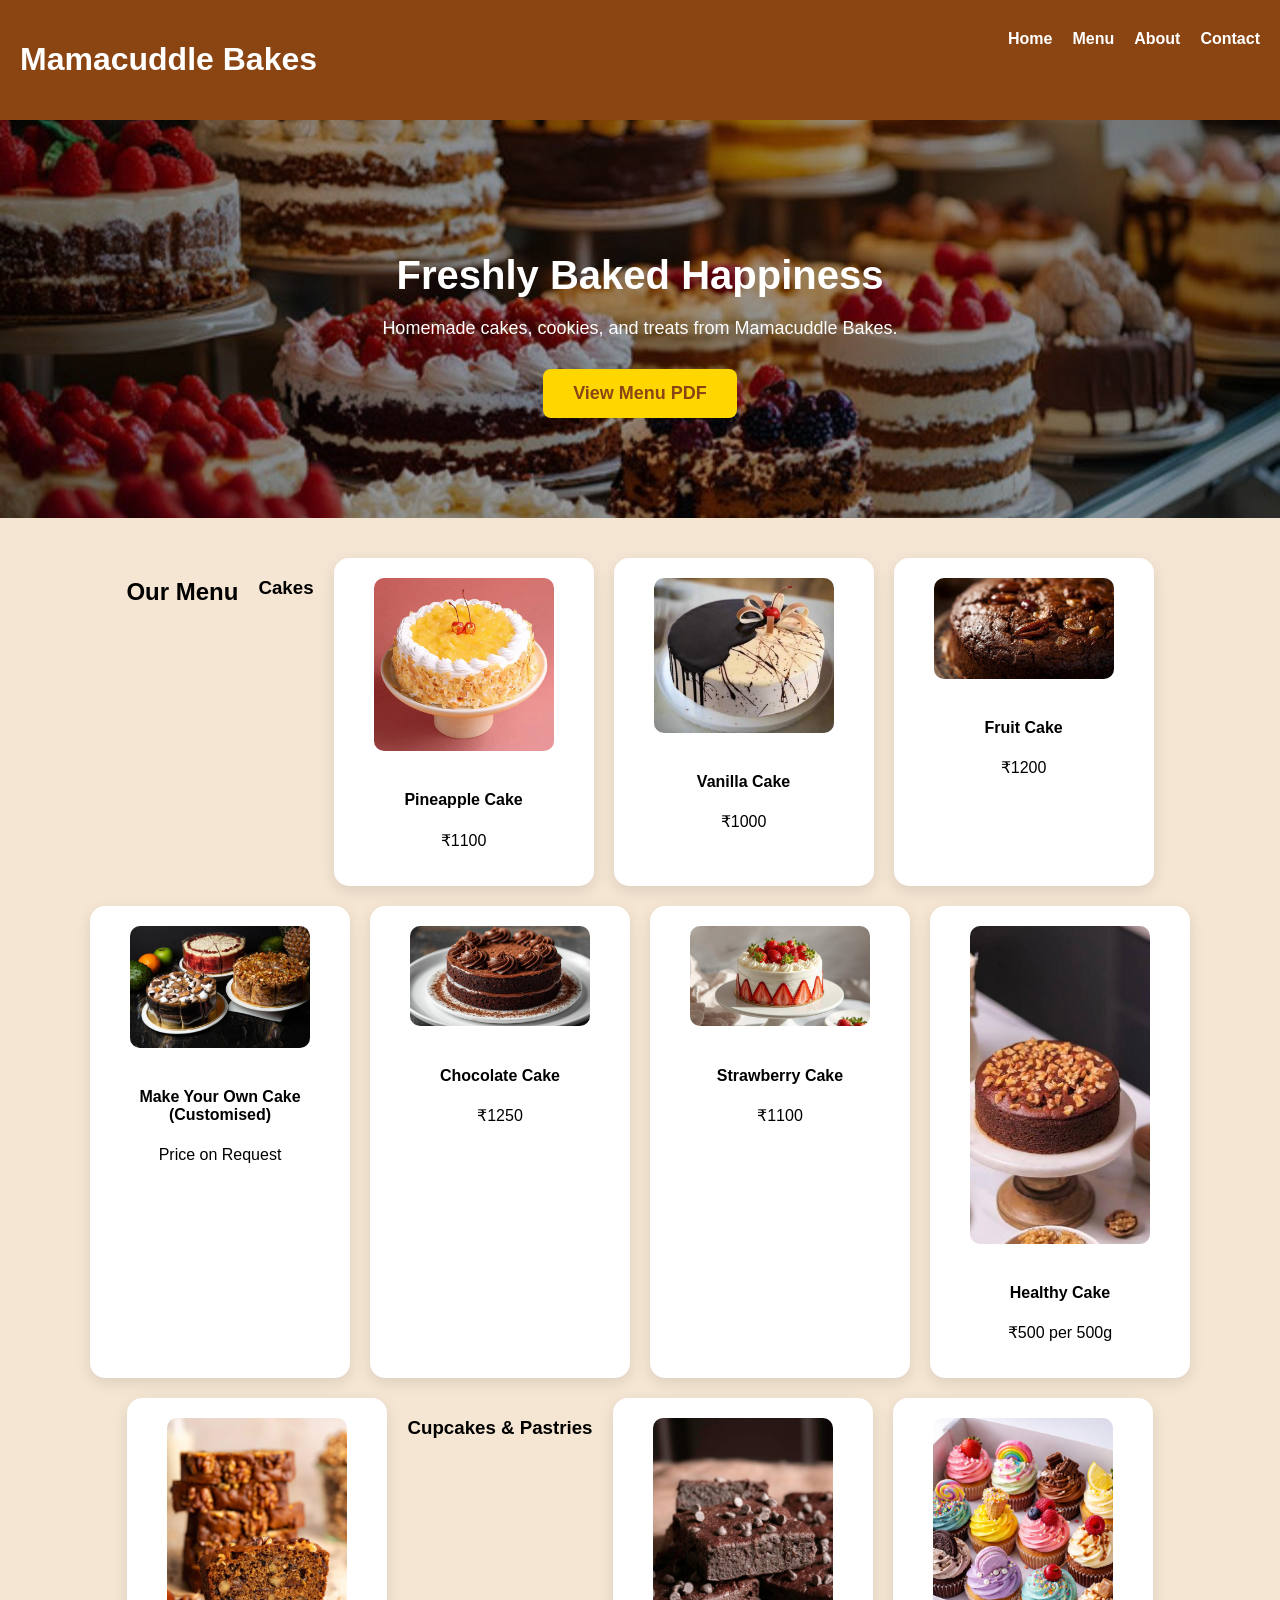
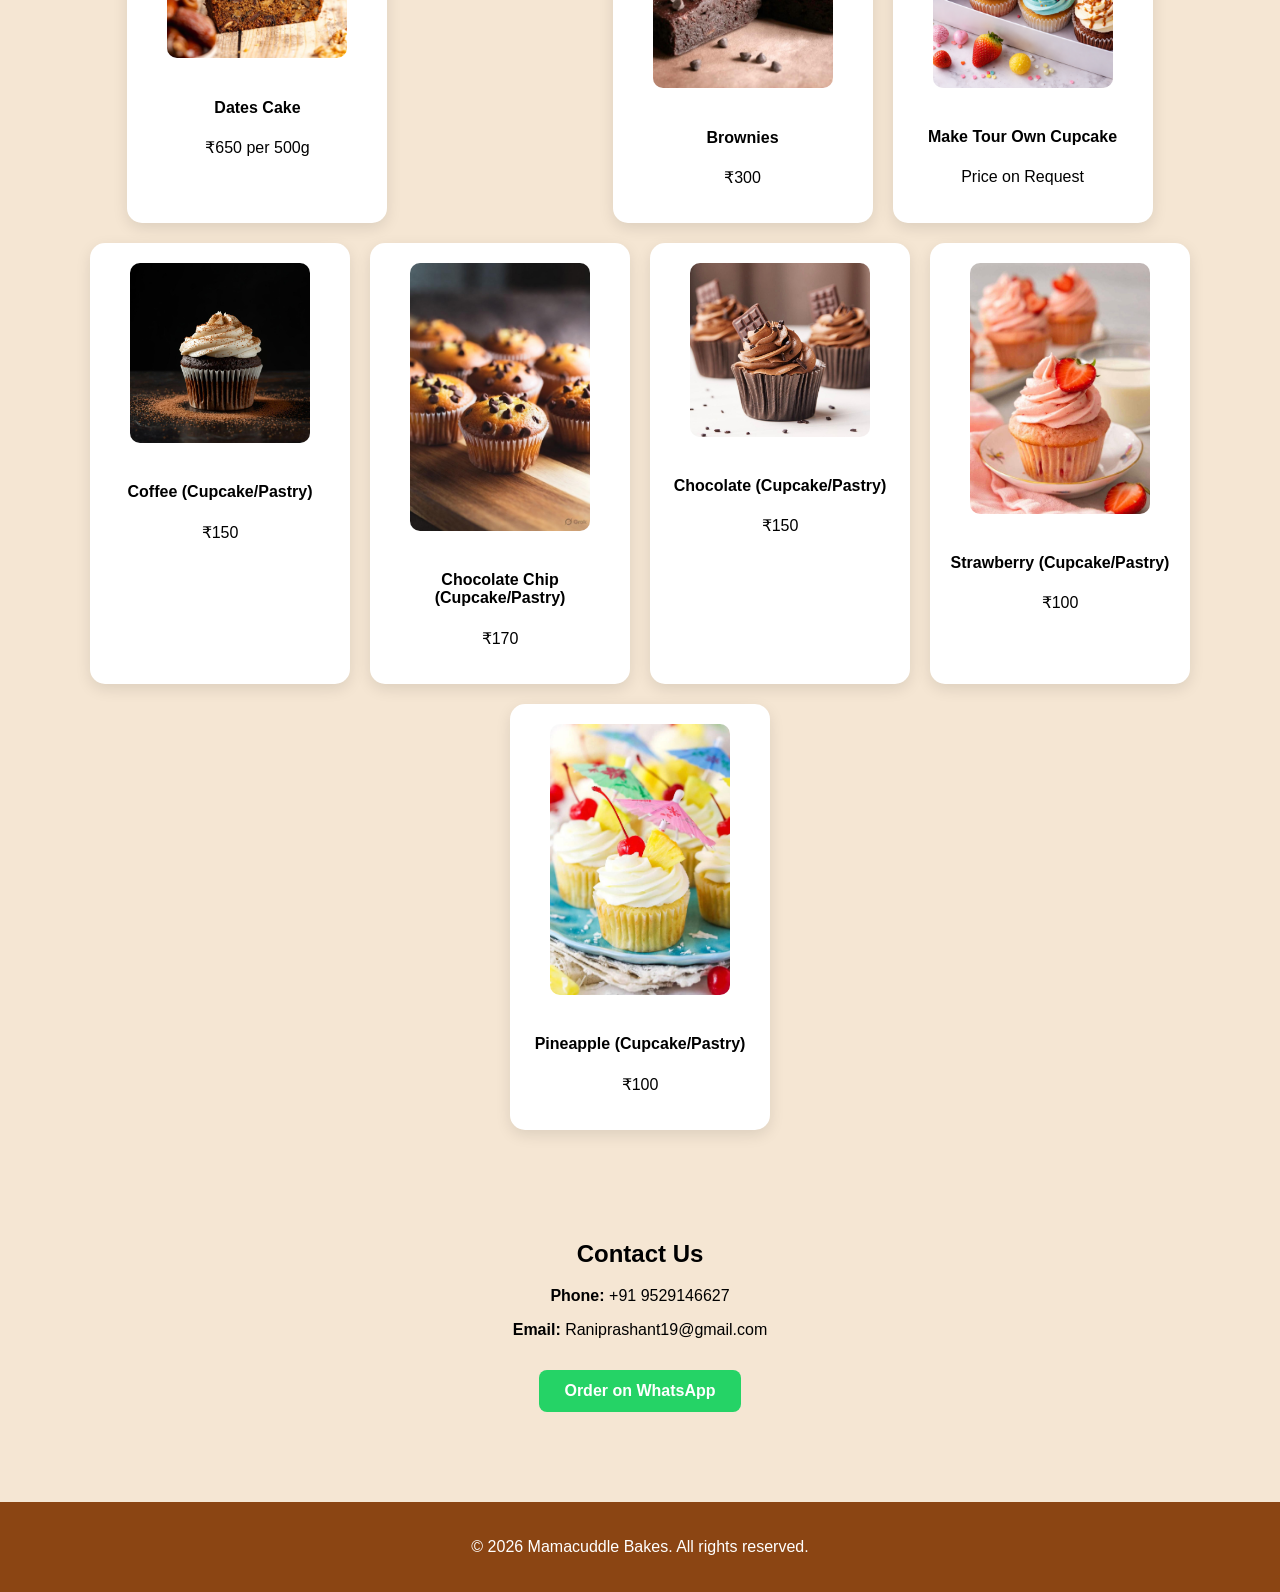
<file: index.html>
<!DOCTYPE html>
<html lang="en">

<head>
  <meta charset="UTF-8">
  <meta name="viewport" content="width=device-width, initial-scale=1.0">
  <title>Mamacuddle Bakes</title>
  <link rel="stylesheet" href="css/style.css">
</head>

<body>

<header>
  <h1>Mamacuddle Bakes</h1>
  <nav>
    <ul>
      <li><a href="#">Home</a></li>
      <li><a href="pages/menu.html">Menu</a></li>
      <li><a href="pages/about.html">About</a></li>
      <li><a href="pages/contact.html">Contact</a></li>
    </ul>
  </nav>
</header>

<section class="hero">
  <h2>Freshly Baked Happiness</h2>
  <p>Homemade cakes, cookies, and treats from Mamacuddle Bakes.</p>
  <a href="pages/menu.html">
    <button>View Menu PDF</button>
  </a>
</section>

<section class="products">
  <h2>Our Menu</h2>

  <!-- Cakes -->
  <h3>Cakes</h3>
<div class="product-card">
    <img src="assets/images/PineappleCake.jpeg" alt="Pineapple Cake">
    <h4>Pineapple Cake</h4>
    <p>₹1100</p>
  </div>
  <div class="product-card">
    <img src="assets/images/vanillaCake.jpeg" alt="Vanilla Cake">
    <h4>Vanilla Cake</h4>
    <p>₹1000</p>
  </div>
  <div class="product-card">
    <img src="assets/images/fruitCake.jpeg" alt="Fruit Cake">
    <h4>Fruit Cake</h4>
    <p>₹1200</p>
  </div>
  <div class="product-card">
    <img src="assets/images/cakes.jpeg" alt="Make Your Own Cake (Customised)">
    <h4>Make Your Own Cake (Customised)</h4>
    <p>Price on Request</p>
  </div>
  <div class="product-card">
    <img src="assets/images/chocolateCake.jpeg" alt="Chocolate Cake">
    <h4>Chocolate Cake</h4>
    <p>₹1250</p>
  </div>
  <div class="product-card">
    <img src="assets/images/strawberryCake.jpeg" alt="Strawberry Cake">
    <h4>Strawberry Cake</h4>
    <p>₹1100</p>
  </div>
  <div class="product-card">
    <img src="assets/images/healthyCake.jpeg" alt="Healthy Cake">
    <h4>Healthy Cake</h4>
    <p>₹500 per 500g</p>
  </div>
  <div class="product-card">
    <img src="assets/images/datesCake.jpeg" alt="Dates Cake">
    <h4>Dates Cake</h4>
    <p>₹650 per 500g</p>
  </div>

  <!-- Cupcakes & Pastries -->
  <h3>Cupcakes & Pastries</h3>
    <div class="product-card">
    <img src="assets/images/brownie.jpeg" alt="Brownie">
    <h4>Brownies</h4>
    <p>₹300</p>
  </div>
  <div class="product-card">
    <img src="assets/images/cupcakes.png" alt="Cupcakes">
    <h4>Make Tour Own Cupcake</h4>
    <p>Price on Request</p>
  </div>
  <div class="product-card">
    <img src="assets/images/coffeeCupcake.jpg" alt="Coffee Cupcake">
    <h4>Coffee (Cupcake/Pastry)</h4>
    <p>₹150</p>
  </div>
  <div class="product-card">
    <img src="assets/images/chocolatechipCupcake.jpg" alt="Chocolate chip Cupcake">
    <h4>Chocolate Chip (Cupcake/Pastry)</h4>
    <p>₹170</p>
  </div>
  <div class="product-card">
    <img src="assets/images/chocolateCupcake.jpeg" alt="Chocolate Cupcake">
    <h4>Chocolate (Cupcake/Pastry)</h4>
    <p>₹150</p>
  </div>
  <div class="product-card">
    <img src="assets/images/strawberryCupCake.jpeg" alt="Strawberry Cupcake">
    <h4>Strawberry (Cupcake/Pastry)</h4>
    <p>₹100</p>
  </div>
  <div class="product-card">
    <img src="assets/images/pinappleCupCake.jpeg" alt="Pineapple Cupcake">
    <h4>Pineapple (Cupcake/Pastry)</h4>
    <p>₹100</p>
  </div>
</section>

<section class="contact">
  <h2>Contact Us</h2>
  <p><strong>Phone:</strong> +91 9529146627</p>
  <p><strong>Email:</strong> Raniprashant19@gmail.com</p>
  <a href="https://wa.me/919529146627" class="order-btn">Order on WhatsApp</a>
</section>

<footer>
  <p>© 2026 Mamacuddle Bakes. All rights reserved.</p>
</footer>

<script src="js/main.js"></script>
</body>
</html>
</file>
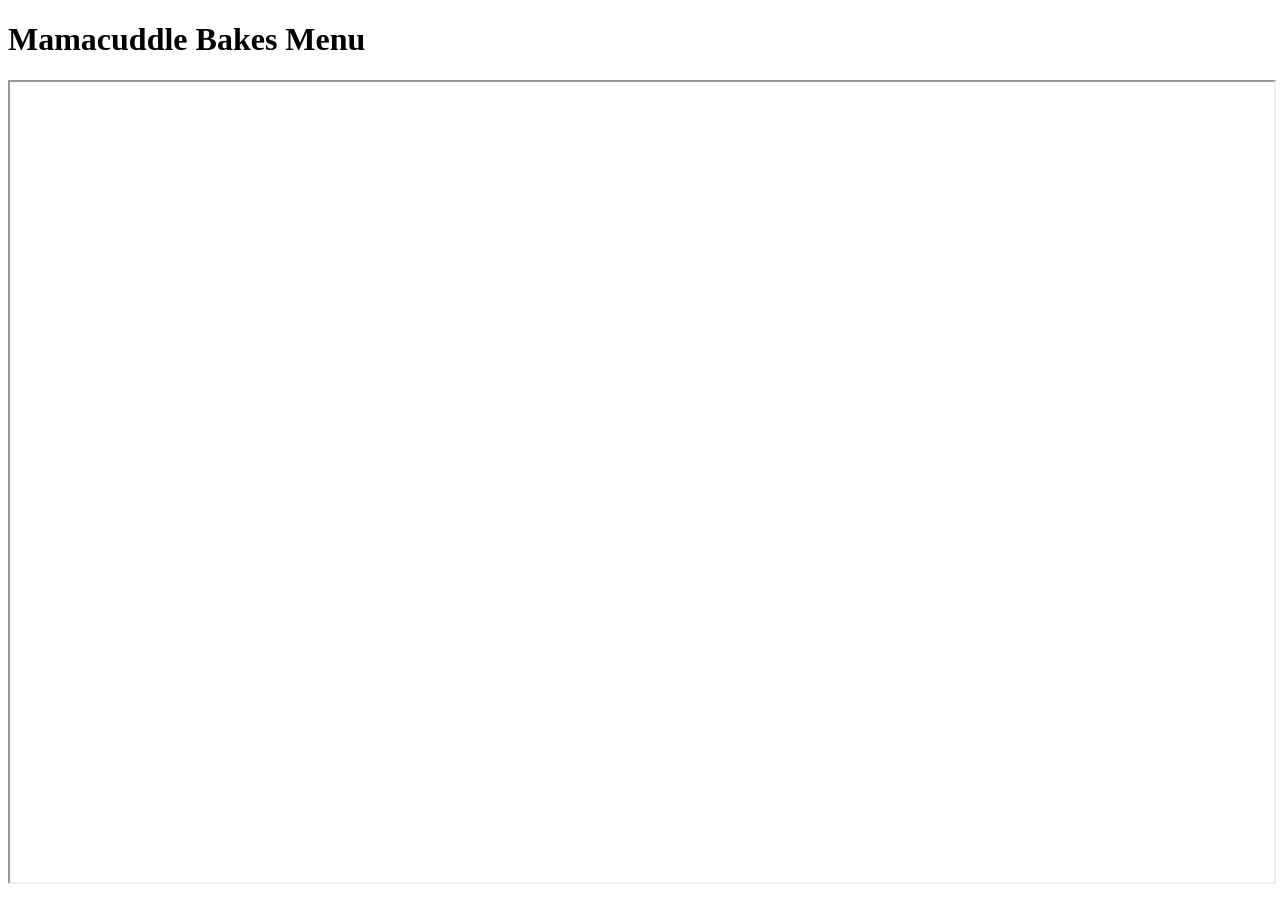
<file: menu.html>
<!DOCTYPE html>
<html lang="en">

<head>
  <meta charset="UTF-8">
  <meta name="viewport" content="width=device-width, initial-scale=1.0">
  <title>Menu | Mamacuddle Bakes</title>
</head>

<body>

<h1>Mamacuddle Bakes Menu</h1>

<iframe src="../assets/menu.pdf" width="100%" height="800px"></iframe>

</body>

</html>
</file>
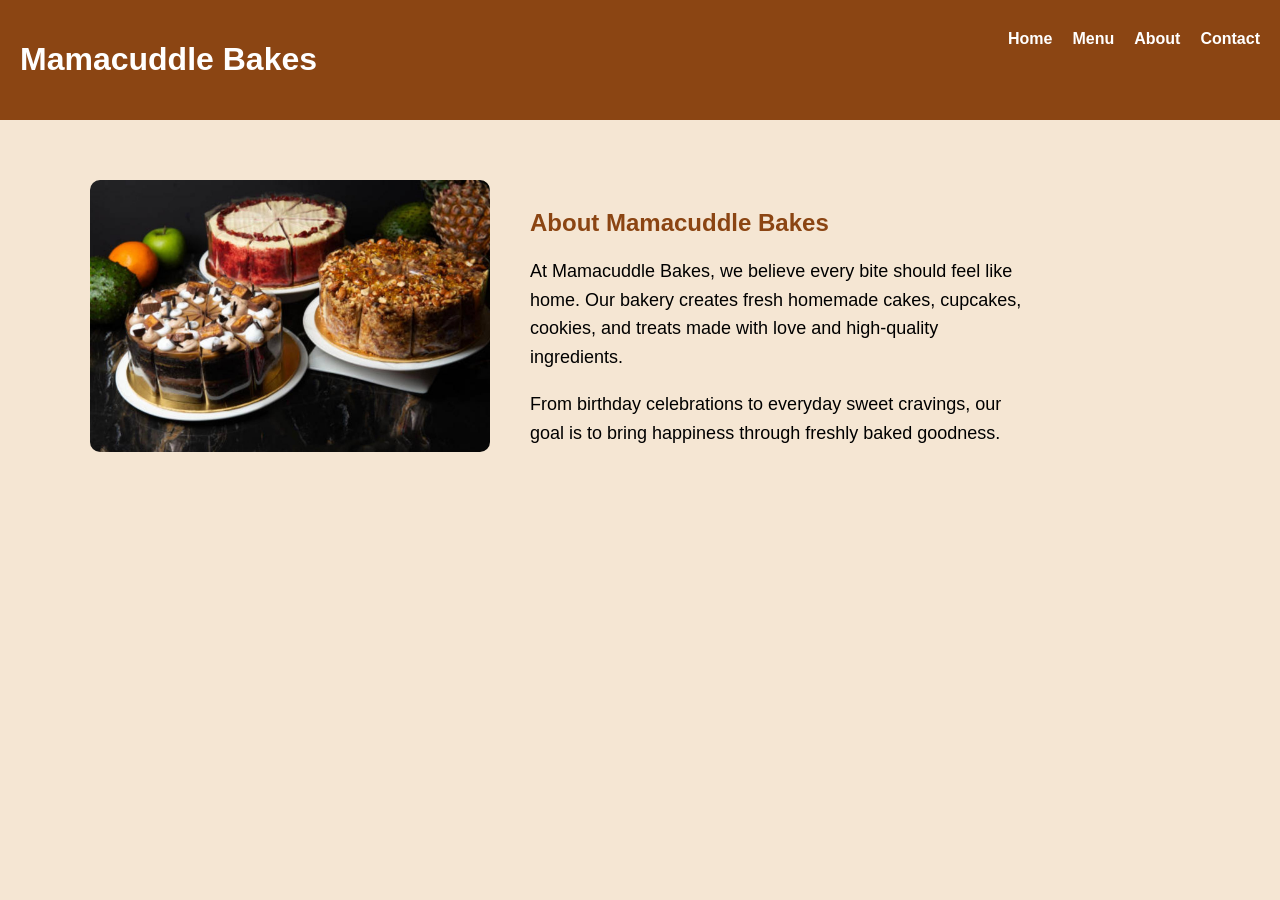
<file: pages/about.html>
<!DOCTYPE html>
<html lang="en">
<head>
<meta charset="UTF-8">
<meta name="viewport" content="width=device-width, initial-scale=1.0">
<title>About - Mamacuddle Bakes</title>
<link rel="stylesheet" href="../css/style.css">
</head>

<body>

<header>
<h1>Mamacuddle Bakes</h1>
<nav>
<ul>
<li><a href="../index.html">Home</a></li>
<li><a href="menu.html">Menu</a></li>
<li><a href="about.html">About</a></li>
<li><a href="contact.html">Contact</a></li>
</ul>
</nav>
</header>

<section class="about container">

<div class="about-content">

<img src="../assets/images/cakes.jpeg" alt="Bakery cakes">

<div class="about-text">
<h2>About Mamacuddle Bakes</h2>

<p>
At Mamacuddle Bakes, we believe every bite should feel like home. 
Our bakery creates fresh homemade cakes, cupcakes, cookies, and treats made with love and high-quality ingredients.
</p>

<p>
From birthday celebrations to everyday sweet cravings, our goal is to bring happiness through freshly baked goodness.
</p>

</div>

</div>

</section>

</body>
</html>
</file>
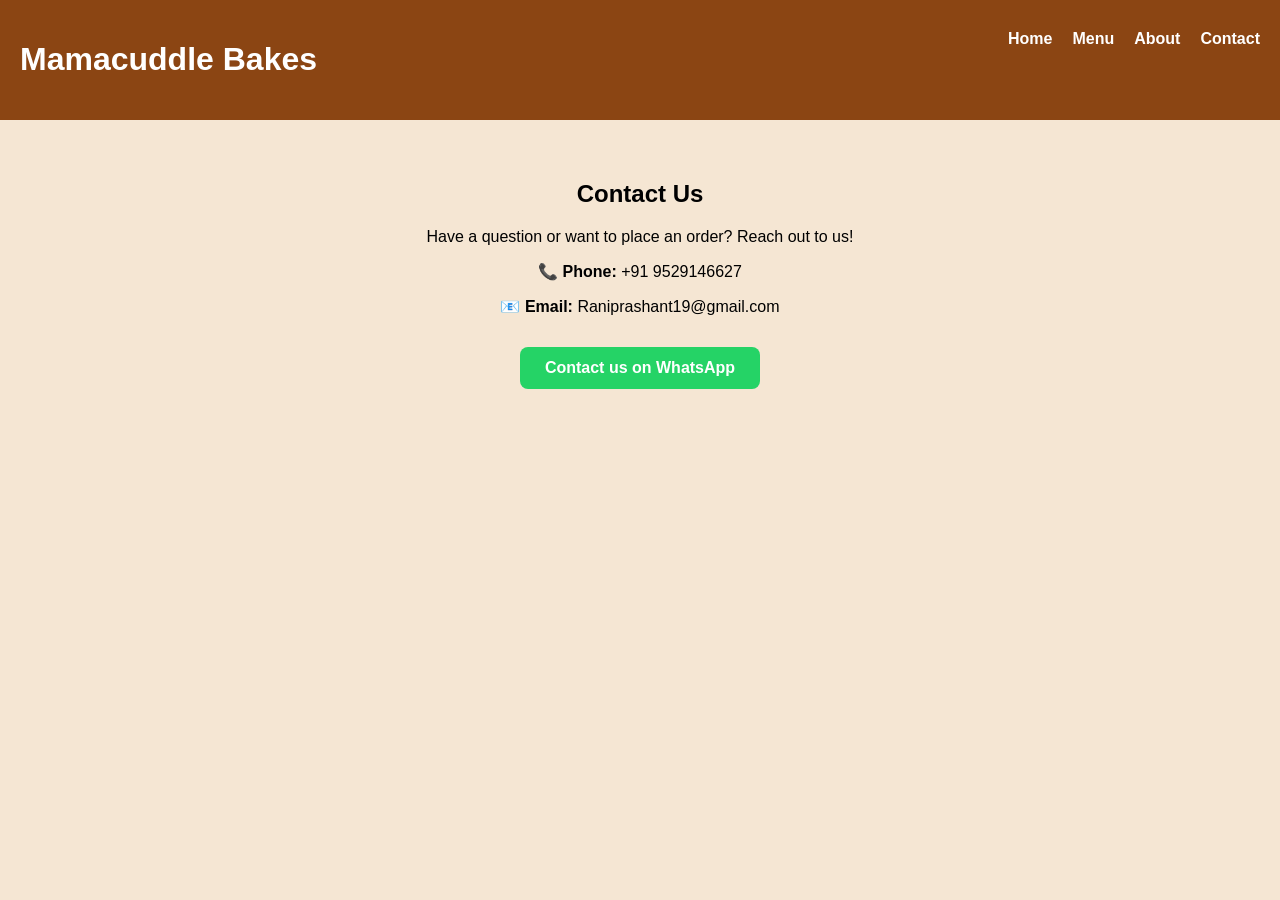
<file: pages/contact.html>
<!DOCTYPE html>
<html lang="en">
<head>
<meta charset="UTF-8">
<meta name="viewport" content="width=device-width, initial-scale=1.0">
<title>Contact - Mamacuddle Bakes</title>
<link rel="stylesheet" href="../css/style.css">
</head>

<body>

<header>
<h1>Mamacuddle Bakes</h1>

<nav>
<ul>
<li><a href="../index.html">Home</a></li>
<li><a href="menu.html">Menu</a></li>
<li><a href="about.html">About</a></li>
<li><a href="contact.html">Contact</a></li>
</ul>
</nav>
</header>

<section class="contact container">

<h2>Contact Us</h2>

<p>Have a question or want to place an order? Reach out to us!</p>

<div class="contact-info">

<p><strong>📞 Phone:</strong> +91 9529146627</p>

<p><strong>📧 Email:</strong> Raniprashant19@gmail.com</p>

</div>

<a href="https://wa.me/919529146627" class="order-btn">Contact us on WhatsApp</a>

</section>

</body>
</html>
</file>
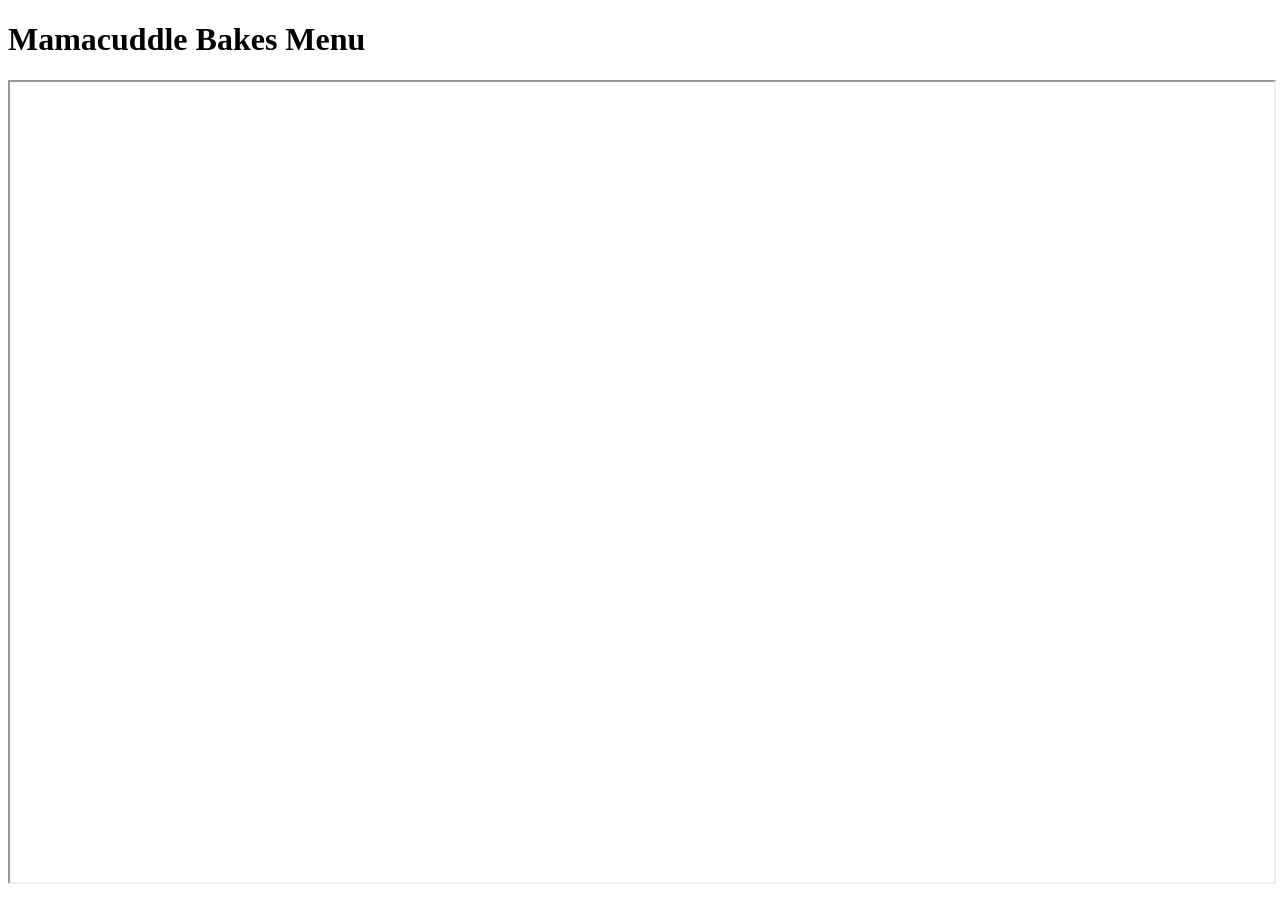
<file: pages/menu.html>
<!DOCTYPE html>
<html lang="en">

<head>
  <meta charset="UTF-8">
  <meta name="viewport" content="width=device-width, initial-scale=1.0">
  <title>Menu | Mamacuddle Bakes</title>
</head>

<body>

<h1>Mamacuddle Bakes Menu</h1>

<iframe src="../assets/menu.pdf" width="100%" height="800px"></iframe>

</body>

</html>
</file>
<file: css/style.css>
/* General */
body {
  background-color: #f5e6d3;
  font-family: 'Arial', sans-serif;
  margin: 0;
  padding: 0;
  overflow-x: hidden;
}

/* Header */
header {
  background: #8b4513;
  color: white;
  padding: 20px;
  display: flex;
  justify-content: space-between;
  align-items: flex-start;
}

nav ul {
  list-style: none;
  display: flex;
  gap: 20px;
  margin: 10px 0 0 0;
}

nav a {
  text-decoration: none;
  color: white;
  font-weight: bold;
}

nav a:hover {
  color: #ffd700;
}

/* Hero */
.hero {
  text-align: center;
  padding: 100px 20px;
  background: url('../assets/images/menu-hero-bg.jpeg') no-repeat center center/cover;
  color: #fff;
  position: relative;
}

.hero::after {
  content: '';
  position: absolute;
  top: 0; left: 0;
  width: 100%; height: 100%;
  background-color: rgba(0, 0, 0, 0.4);
  z-index: 0;
}

.hero h2, .hero p, .hero button {
  position: relative;
  z-index: 1;
}

.hero h2 {
  font-size: 40px;
  margin-bottom: 20px;
}

.hero p {
  font-size: 18px;
  margin-bottom: 30px;
}

.hero button {
  background: #ffd700;
  color: #8b4513;
  font-weight: bold;
  padding: 14px 30px;
  font-size: 18px;
  border: none;
  border-radius: 8px;
  cursor: pointer;
  transition: 0.3s;
}

.hero button:hover {
  background: #ffa500;
  transform: scale(1.05);
}

/* Products */
.products {
  display: flex;
  flex-wrap: wrap;
  justify-content: center;
  gap: 20px;
  padding: 40px 20px;
}

.product-card {
  background: #fff;
  padding: 20px;
  border-radius: 15px;
  box-shadow: 0 5px 15px rgba(0, 0, 0, 0.1);
  text-align: center;
  width: 220px;
  transition: transform 0.3s, box-shadow 0.3s;
}

img {
    max-width: 100%;
    height: auto;
}

.product-card img {
  width: 180px;
  border-radius: 10px;
  margin-bottom: 15px; /* Only affects cards with images */
}

.product-card:hover {
  transform: translateY(-5px);
  box-shadow: 0 10px 20px rgba(0, 0, 0, 0.2);
}

/* Contact */
.contact {
  text-align: center;
  padding: 50px 20px;
}

.contact .order-btn {
  display: inline-block;
  background: #25D366;
  color: #fff;
  font-weight: bold;
  padding: 12px 25px;
  border-radius: 8px;
  text-decoration: none;
  transition: 0.3s;
  margin-top:15px;
}

.contact .order-btn:hover {
  background: #1ebe5d;
  transform: scale(1.05);
}

/* Footer */
footer {
  background: #8b4513;
  color: white;
  text-align: center;
  padding: 20px;
  margin-top: 40px;
}

/* Menu iframe */
iframe {
  border: 2px solid #8b4513;
  border-radius: 10px;
  box-shadow: 0 5px 15px rgba(0,0,0,0.1);
}

/* Responsive */
@media (max-width: 768px) {
  header {
    flex-direction: column;
    align-items: flex-start;
  }

  nav ul {
    flex-direction: column;
    gap: 10px;
  }

  .products {
    flex-direction: column;
    align-items: center;
  }

  .hero h2 {
    font-size: 28px;
  }
}

.container {
    width: 90%;
    max-width: 1100px;
    margin: auto;
    padding: 40px 20px;
}

.about h2 {
    color: #8B4513;
    margin-bottom: 20px;
}

.about p {
    font-size: 18px;
    line-height: 1.6;
    margin-bottom: 15px;
}

.about img{
    width:100%;
    border-radius:10px;
    margin-bottom:20px;
}

.about-content{
    display: flex;
    align-items: center;
    gap: 40px;
}

.about-content img{
    width: 400px;
    border-radius: 10px;
}

.about-text{
    max-width: 500px;
}

.about{
    padding: 60px 20px;
}

/* Mobile fix for About page */
@media (max-width: 768px) {

  .about-content {
    flex-direction: column;
    text-align: center;
  }

  .about-content img {
    width: 100%;
    max-width: 350px;
  }

  .about-text {
    max-width: 100%;
  }

}
</file>
